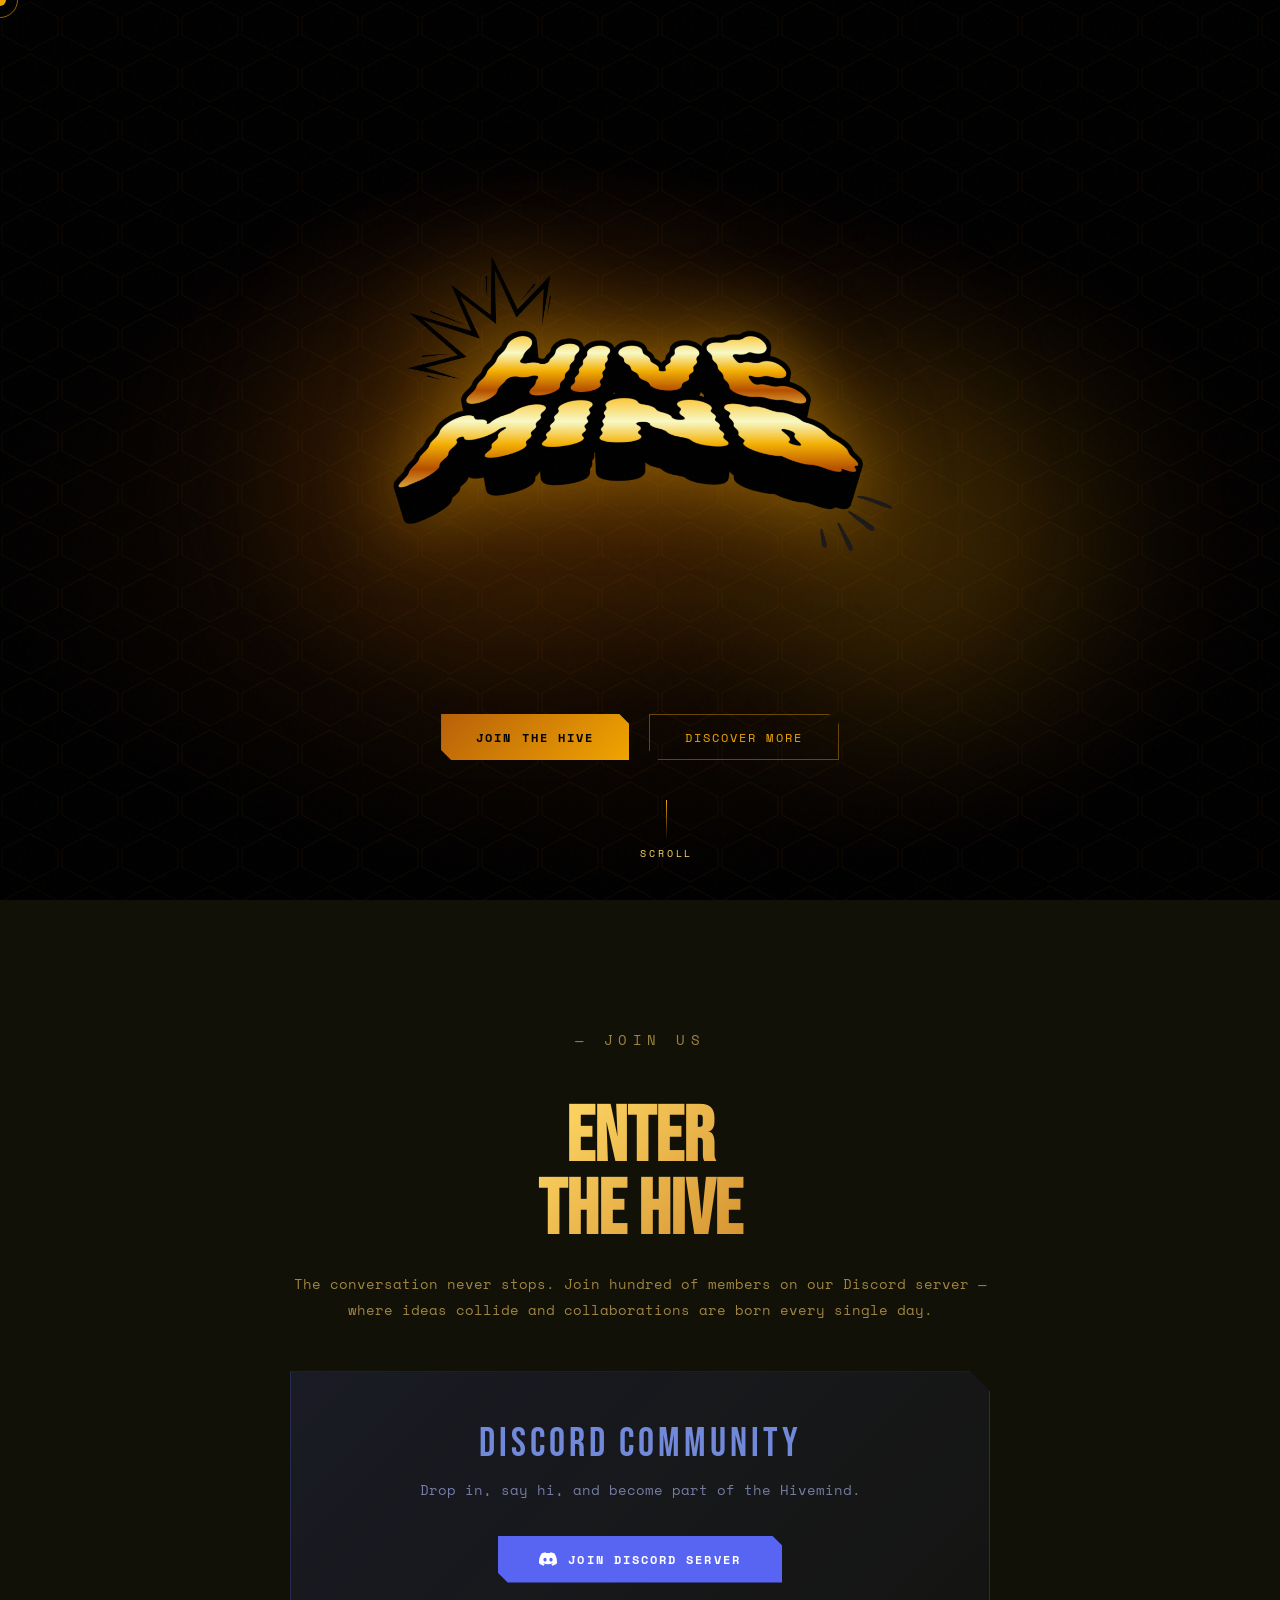
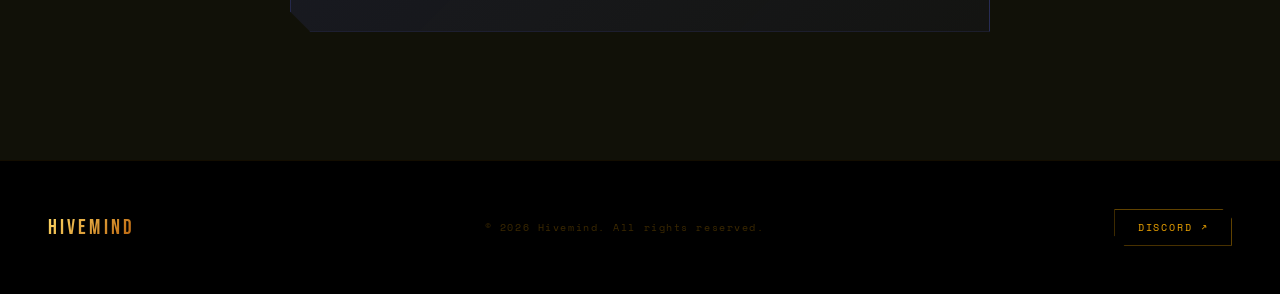
<file: index.html>
<!DOCTYPE html>
<html lang="en">
<head>
  <meta charset="UTF-8" />
  <meta name="viewport" content="width=device-width, initial-scale=1.0" />
  <title>HIVEMIND</title>
  <link rel="icon" href="hivee.png" type="image/png">
  <link href="https://fonts.googleapis.com/css2?family=Bebas+Neue&family=Space+Mono:wght@400;700&display=swap" rel="stylesheet" />
  <link rel="stylesheet" href="style.css">
</head>
<body>

  <div class="cursor" id="cursor"></div>
  <div class="cursor-ring" id="cursorRing"></div>

  <!-- HERO -->
  <section class="hero" id="home">
    <div class="hex-bg"></div>
    <div class="orb orb-1"></div>
    <div class="orb orb-2"></div>

    <div class="hero-logo">
      <img src="hivee.png" alt="HiveMind" />
    </div>

    <div class="hero-cta">
      <a href="#community" class="btn btn-primary">
        <span>Join the Hive</span>
      </a>
      <a href="#about" class="btn btn-outline">Discover More</a>
    </div>

    <div class="scroll-hint">
      <div class="scroll-line"></div>
      <span>Scroll</span>
    </div>
  </section>

  <!-- COMMUNITY / DISCORD -->
  <section class="community" id="community">
    <div class="community-inner">
      <p class="section-label reveal">— Join Us</p>
      <h2 class="section-title reveal reveal-delay-1">Enter<br/>the Hive</h2>
      <p class="reveal reveal-delay-2">The conversation never stops. Join hundred of members on our Discord server — where ideas collide and collaborations are born every single day.</p>
      <div class="discord-card reveal reveal-delay-3">
        <div class="discord-card-title">Discord Community</div>
        <p>Drop in, say hi, and become part of the Hivemind.</p>
        <a href="https://discord.gg/3jj379Sm" class="btn-discord" target="_blank" rel="noopener">
          <svg class="discord-icon" viewBox="0 0 24 24" xmlns="http://www.w3.org/2000/svg">
            <path d="M20.317 4.37a19.791 19.791 0 0 0-4.885-1.515.074.074 0 0 0-.079.037c-.21.375-.444.864-.608 1.25a18.27 18.27 0 0 0-5.487 0 12.64 12.64 0 0 0-.617-1.25.077.077 0 0 0-.079-.037A19.736 19.736 0 0 0 3.677 4.37a.07.07 0 0 0-.032.027C.533 9.046-.32 13.58.099 18.057a.082.082 0 0 0 .031.057 19.9 19.9 0 0 0 5.993 3.03.078.078 0 0 0 .084-.028c.462-.63.874-1.295 1.226-1.994a.076.076 0 0 0-.041-.106 13.107 13.107 0 0 1-1.872-.892.077.077 0 0 1-.008-.128 10.2 10.2 0 0 0 .372-.292.074.074 0 0 1 .077-.01c3.928 1.793 8.18 1.793 12.062 0a.074.074 0 0 1 .078.01c.12.098.246.198.373.292a.077.077 0 0 1-.006.127 12.299 12.299 0 0 1-1.873.892.077.077 0 0 0-.041.107c.36.698.772 1.362 1.225 1.993a.076.076 0 0 0 .084.028 19.839 19.839 0 0 0 6.002-3.03.077.077 0 0 0 .032-.054c.5-5.177-.838-9.674-3.549-13.66a.061.061 0 0 0-.031-.03zM8.02 15.33c-1.183 0-2.157-1.085-2.157-2.419 0-1.333.956-2.419 2.157-2.419 1.21 0 2.176 1.096 2.157 2.42 0 1.333-.956 2.418-2.157 2.418zm7.975 0c-1.183 0-2.157-1.085-2.157-2.419 0-1.333.955-2.419 2.157-2.419 1.21 0 2.176 1.096 2.157 2.42 0 1.333-.946 2.418-2.157 2.418z"/>
          </svg>
          Join Discord Server
        </a>
      </div>
    </div>
  </section>

  <!-- FOOTER -->
  <footer>
    <span class="footer-logo">Hivemind</span>
    <p>© 2026 Hivemind. All rights reserved.</p>
    <a href="https://discord.gg/3jj379Sm" class="btn btn-outline" target="_blank" style="font-size:0.65rem; padding:0.6rem 1.4rem;">Discord ↗</a>
  </footer>

  <script>
    // Custom cursor
    const cursor = document.getElementById('cursor');
    const ring = document.getElementById('cursorRing');
    let mx = 0, my = 0, rx = 0, ry = 0;
    document.addEventListener('mousemove', e => { mx = e.clientX; my = e.clientY; });
    function animateCursor() {
      cursor.style.left = mx + 'px';
      cursor.style.top  = my + 'px';
      rx += (mx - rx) * 0.14;
      ry += (my - ry) * 0.14;
      ring.style.left = rx + 'px';
      ring.style.top  = ry + 'px';
      requestAnimationFrame(animateCursor);
    }
    animateCursor();

    // Reveal on scroll
    const reveals = document.querySelectorAll('.reveal');
    const observer = new IntersectionObserver((entries) => {
      entries.forEach(e => { if (e.isIntersecting) { e.target.classList.add('visible'); } });
    }, { threshold: 0.15 });
    reveals.forEach(el => observer.observe(el));
  </script>
</body>
</html>
</file>
<file: style.css>
:root {
  --gold-light: #FFD966;
  --gold-mid: #F0A500;
  --gold-dark: #B8600A;
  --amber: #E07B00;
  --black: #000000;
  --near-black: #0a0a0a;
  --dark-surface: #111108;
}

*, *::before, *::after {
  margin: 0; padding: 0; box-sizing: border-box;
}

html { scroll-behavior: smooth; }

body {
  background: var(--black);
  color: var(--gold-light);
  font-family: 'Space Mono', monospace;
  overflow-x: hidden;
  cursor: none;
}

/* Custom cursor */
.cursor {
  position: fixed;
  width: 12px; height: 12px;
  background: var(--gold-mid);
  border-radius: 50%;
  pointer-events: none;
  z-index: 9999;
  transform: translate(-50%, -50%);
  transition: width 0.2s, height 0.2s, background 0.2s;
  mix-blend-mode: difference;
}
.cursor-ring {
  position: fixed;
  width: 36px; height: 36px;
  border: 1.5px solid var(--gold-mid);
  border-radius: 50%;
  pointer-events: none;
  z-index: 9998;
  transform: translate(-50%, -50%);
  transition: all 0.12s ease;
  opacity: 0.6;
}
body:has(a:hover) .cursor,
body:has(button:hover) .cursor { width: 20px; height: 20px; }

/* Noise overlay */
body::before {
  content: '';
  position: fixed;
  inset: 0;
  background-image: url("data:image/svg+xml,%3Csvg viewBox='0 0 256 256' xmlns='http://www.w3.org/2000/svg'%3E%3Cfilter id='noise'%3E%3CfeTurbulence type='fractalNoise' baseFrequency='0.9' numOctaves='4' stitchTiles='stitch'/%3E%3C/filter%3E%3Crect width='100%25' height='100%25' filter='url(%23noise)' opacity='0.04'/%3E%3C/svg%3E");
  pointer-events: none;
  z-index: 100;
  opacity: 0.35;
}

/* NAV */
nav {
  position: fixed;
  top: 0; left: 0; right: 0;
  z-index: 500;
  display: flex;
  justify-content: space-between;
  align-items: center;
  padding: 1.4rem 3rem;
  background: linear-gradient(to bottom, rgba(0,0,0,0.9), transparent);
  backdrop-filter: blur(2px);
}
.nav-logo {
  font-family: 'Bebas Neue', sans-serif;
  font-size: 1.6rem;
  background: linear-gradient(135deg, var(--gold-light), var(--gold-dark));
  -webkit-background-clip: text;
  -webkit-text-fill-color: transparent;
  letter-spacing: 0.15em;
}
.nav-links {
  display: flex;
  gap: 2.5rem;
  list-style: none;
}
.nav-links a {
  color: var(--gold-mid);
  text-decoration: none;
  font-size: 0.72rem;
  letter-spacing: 0.2em;
  text-transform: uppercase;
  transition: color 0.2s, text-shadow 0.2s;
  position: relative;
}
.nav-links a::after {
  content: '';
  position: absolute;
  bottom: -4px; left: 0;
  width: 0; height: 1px;
  background: var(--gold-light);
  transition: width 0.3s ease;
}
.nav-links a:hover { color: var(--gold-light); }
.nav-links a:hover::after { width: 100%; }

/* HERO */
.hero {
  min-height: 100vh;
  display: flex;
  flex-direction: column;
  align-items: center;
  justify-content: center;
  position: relative;
  overflow: hidden;
}

/* Hexagon BG pattern */
.hex-bg {
  position: absolute;
  inset: 0;
  background-image:
    radial-gradient(ellipse 80% 60% at 50% 60%, rgba(176,90,0,0.13) 0%, transparent 70%),
    url("data:image/svg+xml,%3Csvg xmlns='http://www.w3.org/2000/svg' width='60' height='52' viewBox='0 0 60 52'%3E%3Cpolygon points='30,2 58,17 58,35 30,50 2,35 2,17' fill='none' stroke='rgba(200,120,0,0.07)' stroke-width='1'/%3E%3C/svg%3E");
  background-size: auto, 60px 52px;
  animation: hexDrift 20s linear infinite;
}
@keyframes hexDrift {
  0% { background-position: center, 0 0; }
  100% { background-position: center, 60px 52px; }
}

/* Glow orbs */
.orb {
  position: absolute;
  border-radius: 50%;
  filter: blur(80px);
  opacity: 0.18;
  animation: pulse 6s ease-in-out infinite alternate;
}
.orb-1 { width: 500px; height: 400px; background: var(--gold-dark); top: 30%; left: 20%; animation-delay: 0s; }
.orb-2 { width: 350px; height: 350px; background: var(--gold-mid); top: 40%; right: 15%; animation-delay: 2s; }
@keyframes pulse {
  0% { opacity: 0.1; transform: scale(1); }
  100% { opacity: 0.22; transform: scale(1.1); }
}

.hero-logo {
  position: relative;
  z-index: 2;
  animation: logoReveal 1.2s cubic-bezier(0.16, 1, 0.3, 1) both;
}
.hero-logo img {
  width: min(520px, 78vw);
  filter: drop-shadow(0 0 40px rgba(240,165,0,0.5)) drop-shadow(0 0 100px rgba(176,90,0,0.3));
  animation: logoFloat 5s ease-in-out infinite alternate;
}
@keyframes logoReveal {
  from { opacity: 0; transform: translateY(40px) scale(0.92); }
  to   { opacity: 1; transform: translateY(0) scale(1); }
}
@keyframes logoFloat {
  from { transform: translateY(0px); }
  to   { transform: translateY(-12px); }
}

.hero-tagline {
  position: relative;
  z-index: 2;
  font-size: 0.75rem;
  letter-spacing: 0.45em;
  text-transform: uppercase;
  color: var(--gold-mid);
  margin-top: 2rem;
  opacity: 0;
  animation: fadeUp 1s 0.6s forwards;
}
@keyframes fadeUp {
  from { opacity: 0; transform: translateY(16px); }
  to   { opacity: 1; transform: translateY(0); }
}

.hero-cta {
  position: relative;
  z-index: 2;
  margin-top: 3rem;
  display: flex;
  gap: 1.2rem;
  opacity: 0;
  animation: fadeUp 1s 0.9s forwards;
}
.btn {
  display: inline-flex;
  align-items: center;
  gap: 0.6rem;
  padding: 0.85rem 2.2rem;
  font-family: 'Space Mono', monospace;
  font-size: 0.72rem;
  letter-spacing: 0.18em;
  text-transform: uppercase;
  text-decoration: none;
  cursor: none;
  transition: all 0.25s;
  position: relative;
  overflow: hidden;
}
.btn-primary {
  background: linear-gradient(135deg, var(--gold-dark), var(--gold-mid));
  color: #000;
  font-weight: 700;
  clip-path: polygon(0 0, calc(100% - 10px) 0, 100% 10px, 100% 100%, 10px 100%, 0 calc(100% - 10px));
}
.btn-primary::before {
  content: '';
  position: absolute;
  inset: 0;
  background: linear-gradient(135deg, var(--gold-light), var(--gold-mid));
  opacity: 0;
  transition: opacity 0.25s;
}
.btn-primary:hover::before { opacity: 1; }
.btn-primary:hover { transform: translateY(-2px); box-shadow: 0 8px 30px rgba(240,165,0,0.35); }
.btn-primary span { position: relative; z-index: 1; }

.btn-outline {
  color: var(--gold-mid);
  border: 1px solid rgba(240,165,0,0.4);
  background: transparent;
  clip-path: polygon(0 0, calc(100% - 10px) 0, 100% 10px, 100% 100%, 10px 100%, 0 calc(100% - 10px));
}
.btn-outline:hover {
  border-color: var(--gold-mid);
  color: var(--gold-light);
  background: rgba(240,165,0,0.06);
  transform: translateY(-2px);
}

/* Discord SVG icon */
.discord-icon { width: 18px; height: 18px; fill: currentColor; }

/* Scroll indicator */
.scroll-hint {
  position: absolute;
  bottom: 2.5rem;
  left: 50%;
  transform: translateX(-50%);
  z-index: 2;
  display: flex;
  flex-direction: column;
  align-items: center;
  gap: 0.4rem;
  opacity: 0.45;
  animation: fadeUp 1s 1.4s forwards, bobble 2.5s 2.4s ease-in-out infinite;
}
@keyframes bobble {
  0%, 100% { transform: translateX(-50%) translateY(0); }
  50% { transform: translateX(-50%) translateY(6px); }
}
.scroll-hint span { font-size: 0.6rem; letter-spacing: 0.3em; text-transform: uppercase; }
.scroll-line { width: 1px; height: 40px; background: linear-gradient(to bottom, var(--gold-mid), transparent); }

/* SECTIONS */
section { padding: 8rem 3rem; position: relative; }

.section-label {
  font-size: 0.65rem;
  letter-spacing: 0.4em;
  text-transform: uppercase;
  color: var(--gold-dark);
  margin-bottom: 1rem;
}
.section-title {
  font-family: 'Bebas Neue', sans-serif;
  font-size: clamp(2.8rem, 6vw, 5rem);
  line-height: 0.95;
  background: linear-gradient(135deg, var(--gold-light) 30%, var(--gold-dark) 100%);
  -webkit-background-clip: text;
  -webkit-text-fill-color: transparent;
  margin-bottom: 1.5rem;
}

/* ABOUT */
.about {
  background: var(--dark-surface);
  display: grid;
  grid-template-columns: 1fr 1fr;
  gap: 6rem;
  align-items: center;
}
.about-text p {
  font-size: 0.88rem;
  line-height: 1.9;
  color: rgba(255,210,100,0.65);
  margin-bottom: 1.2rem;
}
.about-visual {
  position: relative;
  display: flex;
  justify-content: center;
}
.hex-cluster {
  display: grid;
  grid-template-columns: repeat(3, 70px);
  gap: 8px;
  transform: rotate(-10deg);
}
.hex-cell {
  width: 70px;
  height: 78px;
  background: linear-gradient(135deg, rgba(240,165,0,0.15), rgba(176,90,0,0.08));
  clip-path: polygon(50% 0%, 100% 25%, 100% 75%, 50% 100%, 0% 75%, 0% 25%);
  border: 1px solid rgba(240,165,0,0.15);
  animation: hexPulse 3s ease-in-out infinite alternate;
}
.hex-cell:nth-child(2) { animation-delay: 0.3s; background: linear-gradient(135deg, rgba(240,165,0,0.22), rgba(176,90,0,0.12)); }
.hex-cell:nth-child(4) { animation-delay: 0.6s; }
.hex-cell:nth-child(5) { animation-delay: 0.9s; background: linear-gradient(135deg, rgba(240,165,0,0.28), rgba(176,90,0,0.15)); border-color: rgba(240,165,0,0.3); }
.hex-cell:nth-child(6) { animation-delay: 0.4s; }
.hex-cell:nth-child(7) { animation-delay: 1.1s; }
.hex-cell:nth-child(8) { animation-delay: 0.7s; background: linear-gradient(135deg, rgba(240,165,0,0.2), rgba(176,90,0,0.1)); }
.hex-cell:nth-child(9) { animation-delay: 0.2s; }
@keyframes hexPulse {
  from { opacity: 0.5; }
  to   { opacity: 1; }
}

/* FEATURES */
.features { background: var(--black); }
.features-grid {
  display: grid;
  grid-template-columns: repeat(3, 1fr);
  gap: 1.5px;
  margin-top: 4rem;
  background: rgba(240,165,0,0.08);
  border: 1px solid rgba(240,165,0,0.08);
}
.feature-card {
  background: var(--black);
  padding: 2.5rem;
  position: relative;
  overflow: hidden;
  transition: background 0.3s;
}
.feature-card::before {
  content: '';
  position: absolute;
  top: 0; left: 0;
  width: 3px; height: 0;
  background: linear-gradient(to bottom, var(--gold-light), var(--gold-dark));
  transition: height 0.4s ease;
}
.feature-card:hover { background: rgba(240,165,0,0.03); }
.feature-card:hover::before { height: 100%; }
.feature-icon {
  font-size: 1.8rem;
  margin-bottom: 1.2rem;
  display: block;
}
.feature-card h3 {
  font-family: 'Bebas Neue', sans-serif;
  font-size: 1.4rem;
  letter-spacing: 0.08em;
  color: var(--gold-mid);
  margin-bottom: 0.7rem;
}
.feature-card p {
  font-size: 0.78rem;
  line-height: 1.8;
  color: rgba(255,210,100,0.5);
}

/* COMMUNITY / DISCORD */
.community {
  background: var(--dark-surface);
  text-align: center;
}
.community-inner {
  max-width: 700px;
  margin: 0 auto;
}
.community p {
  font-size: 0.85rem;
  line-height: 1.9;
  color: rgba(255,210,100,0.6);
  margin-bottom: 3rem;
}
.discord-card {
  background: linear-gradient(135deg, rgba(88,101,242,0.12), rgba(88,101,242,0.04));
  border: 1px solid rgba(88,101,242,0.25);
  padding: 3rem;
  clip-path: polygon(0 0, calc(100% - 20px) 0, 100% 20px, 100% 100%, 20px 100%, 0 calc(100% - 20px));
  position: relative;
  overflow: hidden;
}
.discord-card::before {
  content: '';
  position: absolute;
  inset: 0;
  background: linear-gradient(135deg, transparent, rgba(88,101,242,0.06));
  opacity: 0;
  transition: opacity 0.3s;
}
.discord-card:hover::before { opacity: 1; }
.discord-card-title {
  font-family: 'Bebas Neue', sans-serif;
  font-size: 2.5rem;
  letter-spacing: 0.1em;
  color: #7289da;
  margin-bottom: 0.6rem;
}
.discord-card p {
  margin-bottom: 2rem;
  color: rgba(180,190,255,0.6);
}
.btn-discord {
  display: inline-flex;
  align-items: center;
  gap: 0.7rem;
  padding: 0.9rem 2.6rem;
  background: #5865F2;
  color: #fff;
  font-family: 'Space Mono', monospace;
  font-size: 0.72rem;
  font-weight: 700;
  letter-spacing: 0.18em;
  text-transform: uppercase;
  text-decoration: none;
  cursor: none;
  clip-path: polygon(0 0, calc(100% - 10px) 0, 100% 10px, 100% 100%, 10px 100%, 0 calc(100% - 10px));
  transition: all 0.25s;
}
.btn-discord:hover {
  background: #4752c4;
  transform: translateY(-2px);
  box-shadow: 0 8px 30px rgba(88,101,242,0.4);
}

/* FOOTER */
footer {
  background: var(--black);
  border-top: 1px solid rgba(240,165,0,0.08);
  padding: 3rem;
  display: flex;
  justify-content: space-between;
  align-items: center;
}
.footer-logo {
  font-family: 'Bebas Neue', sans-serif;
  font-size: 1.3rem;
  background: linear-gradient(135deg, var(--gold-light), var(--gold-dark));
  -webkit-background-clip: text;
  -webkit-text-fill-color: transparent;
  letter-spacing: 0.15em;
}
footer p {
  font-size: 0.65rem;
  letter-spacing: 0.15em;
  color: rgba(240,165,0,0.25);
}

/* RESPONSIVE */
@media (max-width: 800px) {
  nav { padding: 1.2rem 1.5rem; }
  .nav-links { gap: 1.5rem; }
  .about { grid-template-columns: 1fr; gap: 3rem; padding: 5rem 1.5rem; }
  .features-grid { grid-template-columns: 1fr; }
  section { padding: 5rem 1.5rem; }
  footer { flex-direction: column; gap: 1rem; text-align: center; }
  .hero-cta { flex-direction: column; align-items: center; }
}
@media (max-width: 520px) {
  .nav-links { display: none; }
}

/* Intersection Observer animations */
.reveal {
  opacity: 0;
  transform: translateY(30px);
  transition: opacity 0.7s ease, transform 0.7s ease;
}
.reveal.visible {
  opacity: 1;
  transform: translateY(0);
}
.reveal-delay-1 { transition-delay: 0.15s; }
.reveal-delay-2 { transition-delay: 0.3s; }
.reveal-delay-3 { transition-delay: 0.45s; }
</file>
